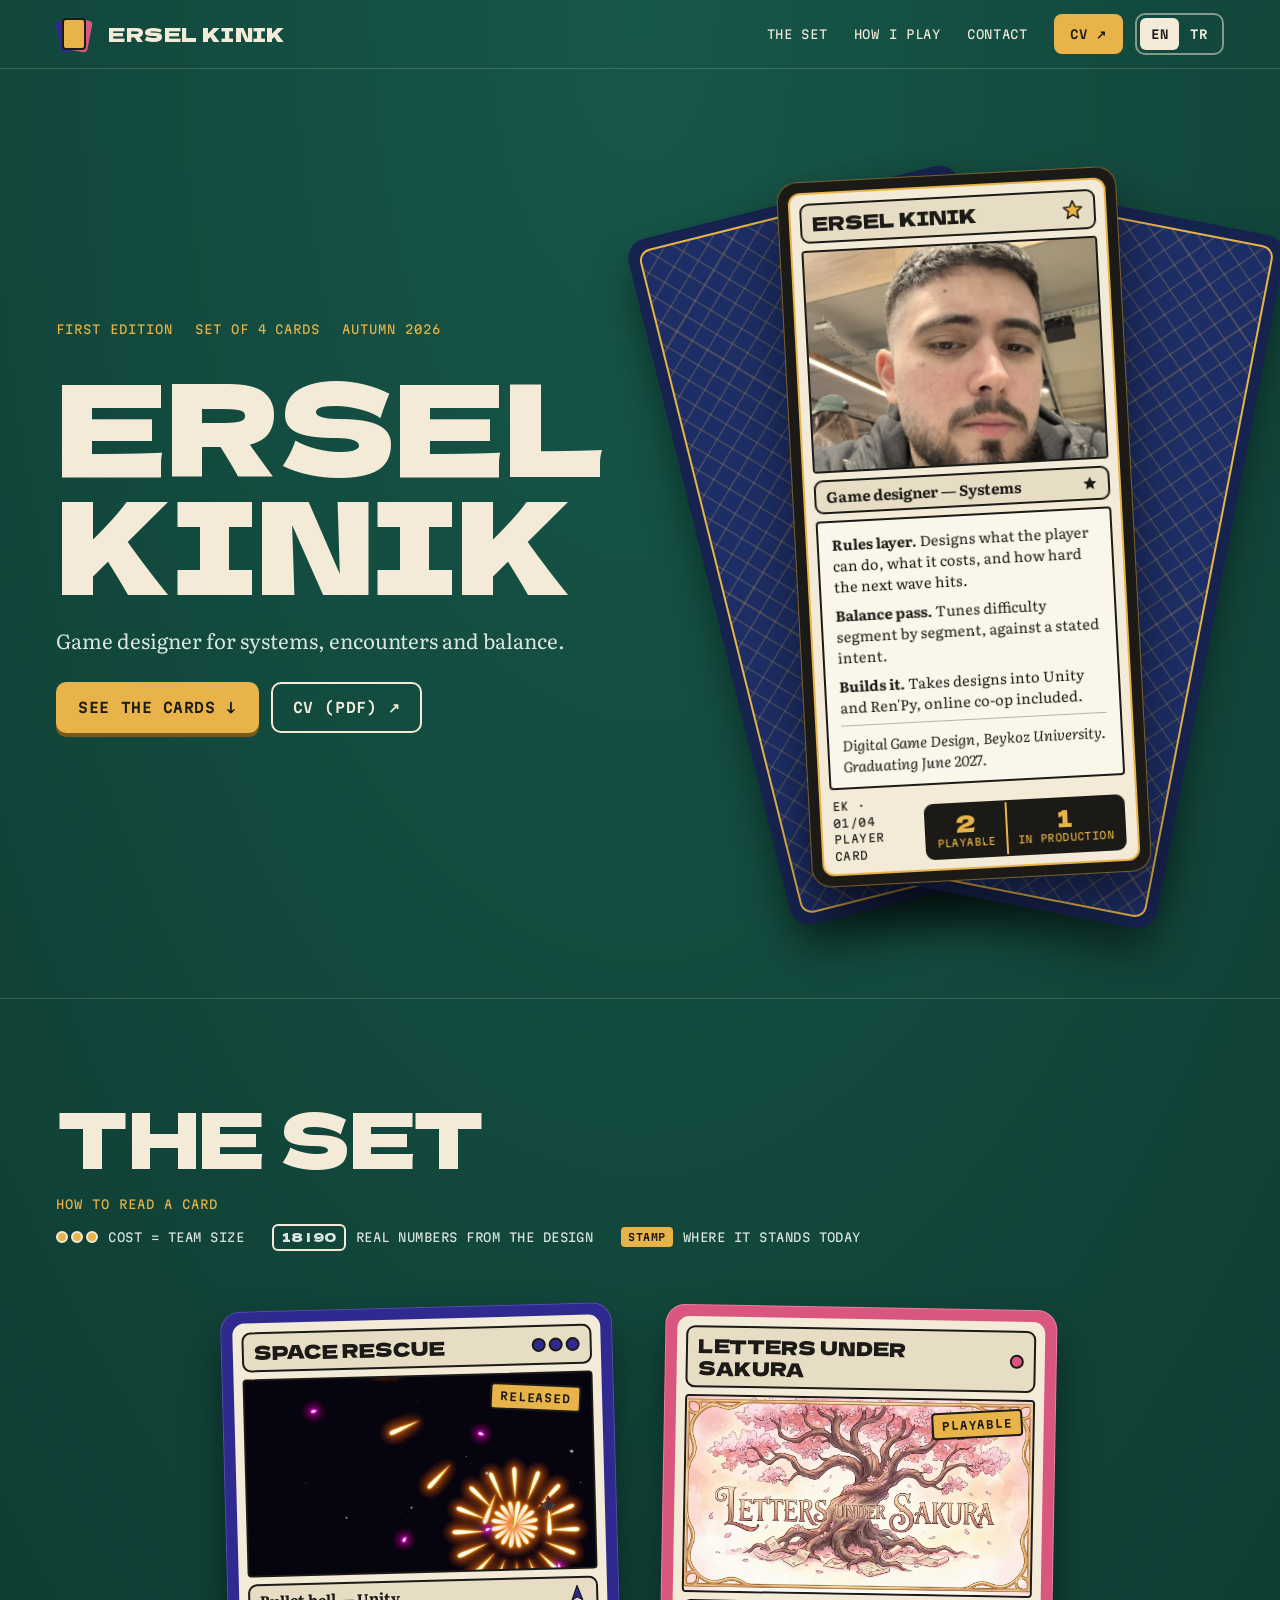
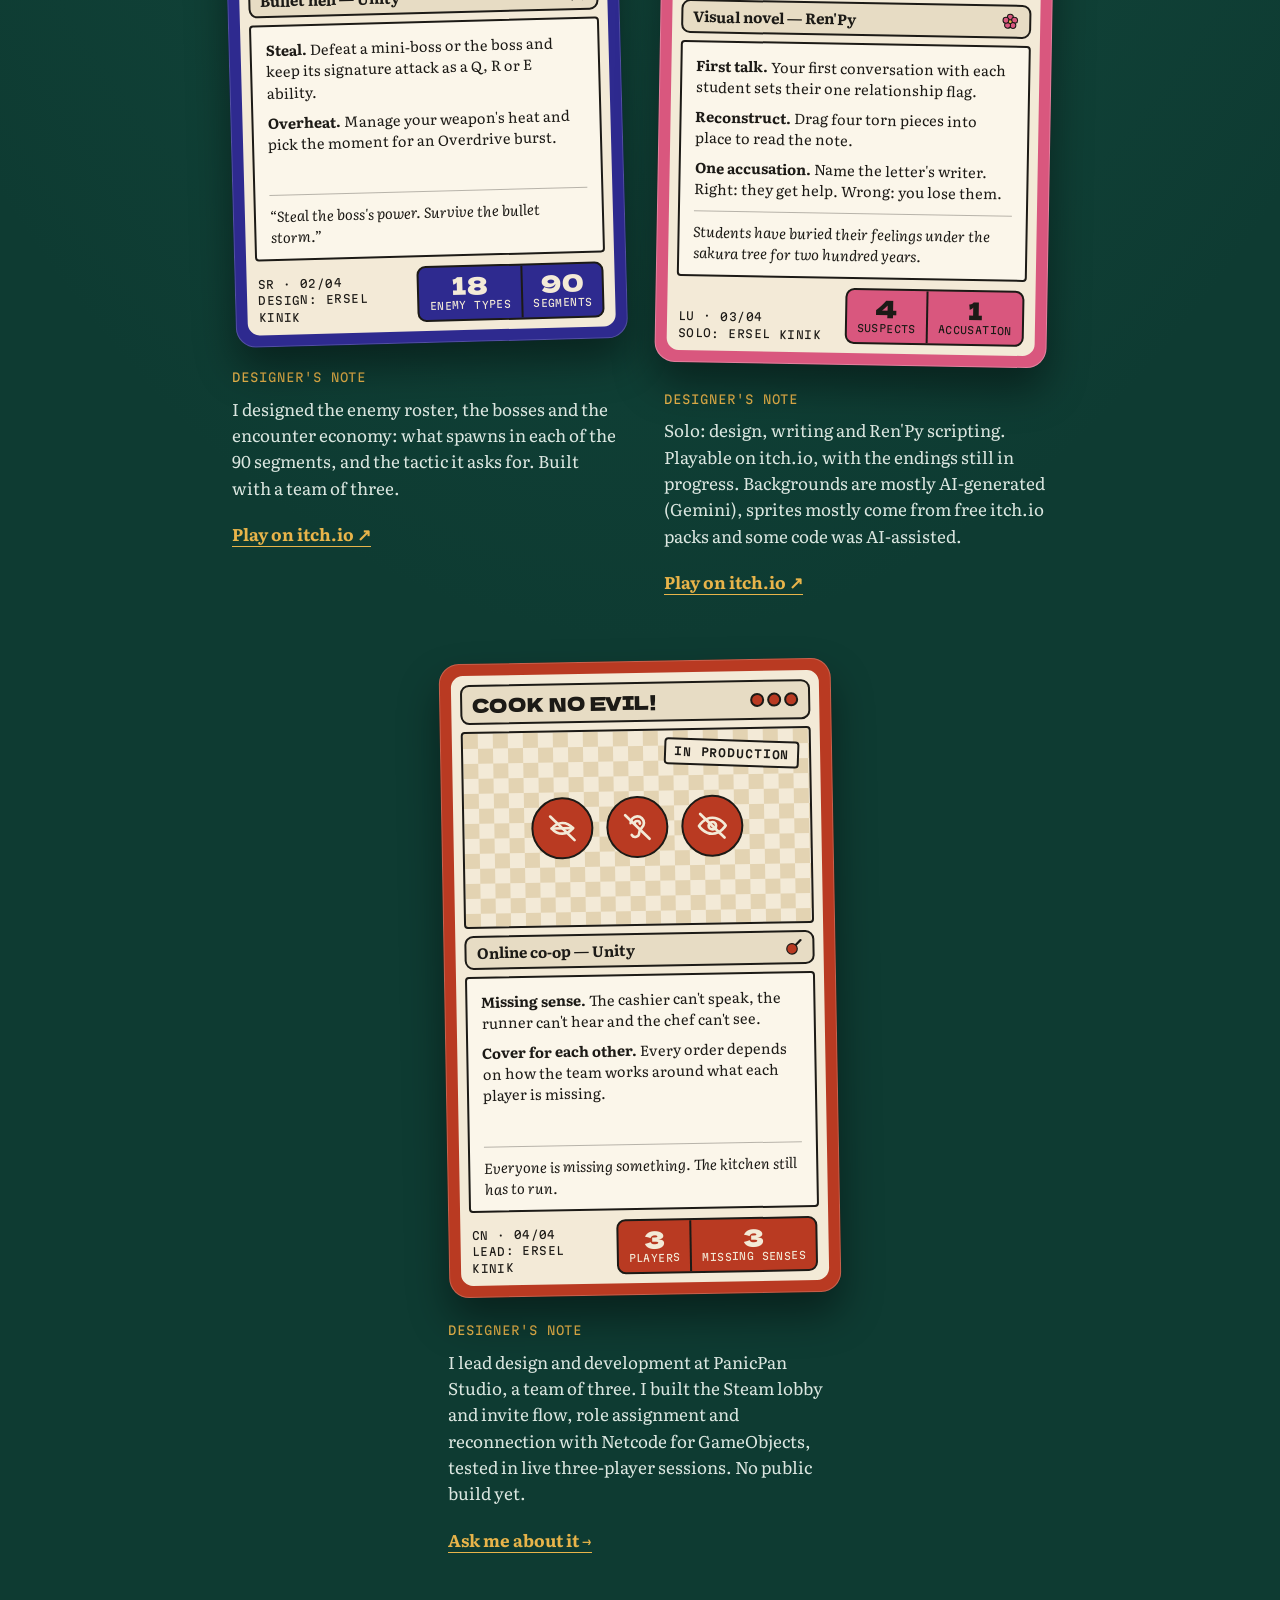
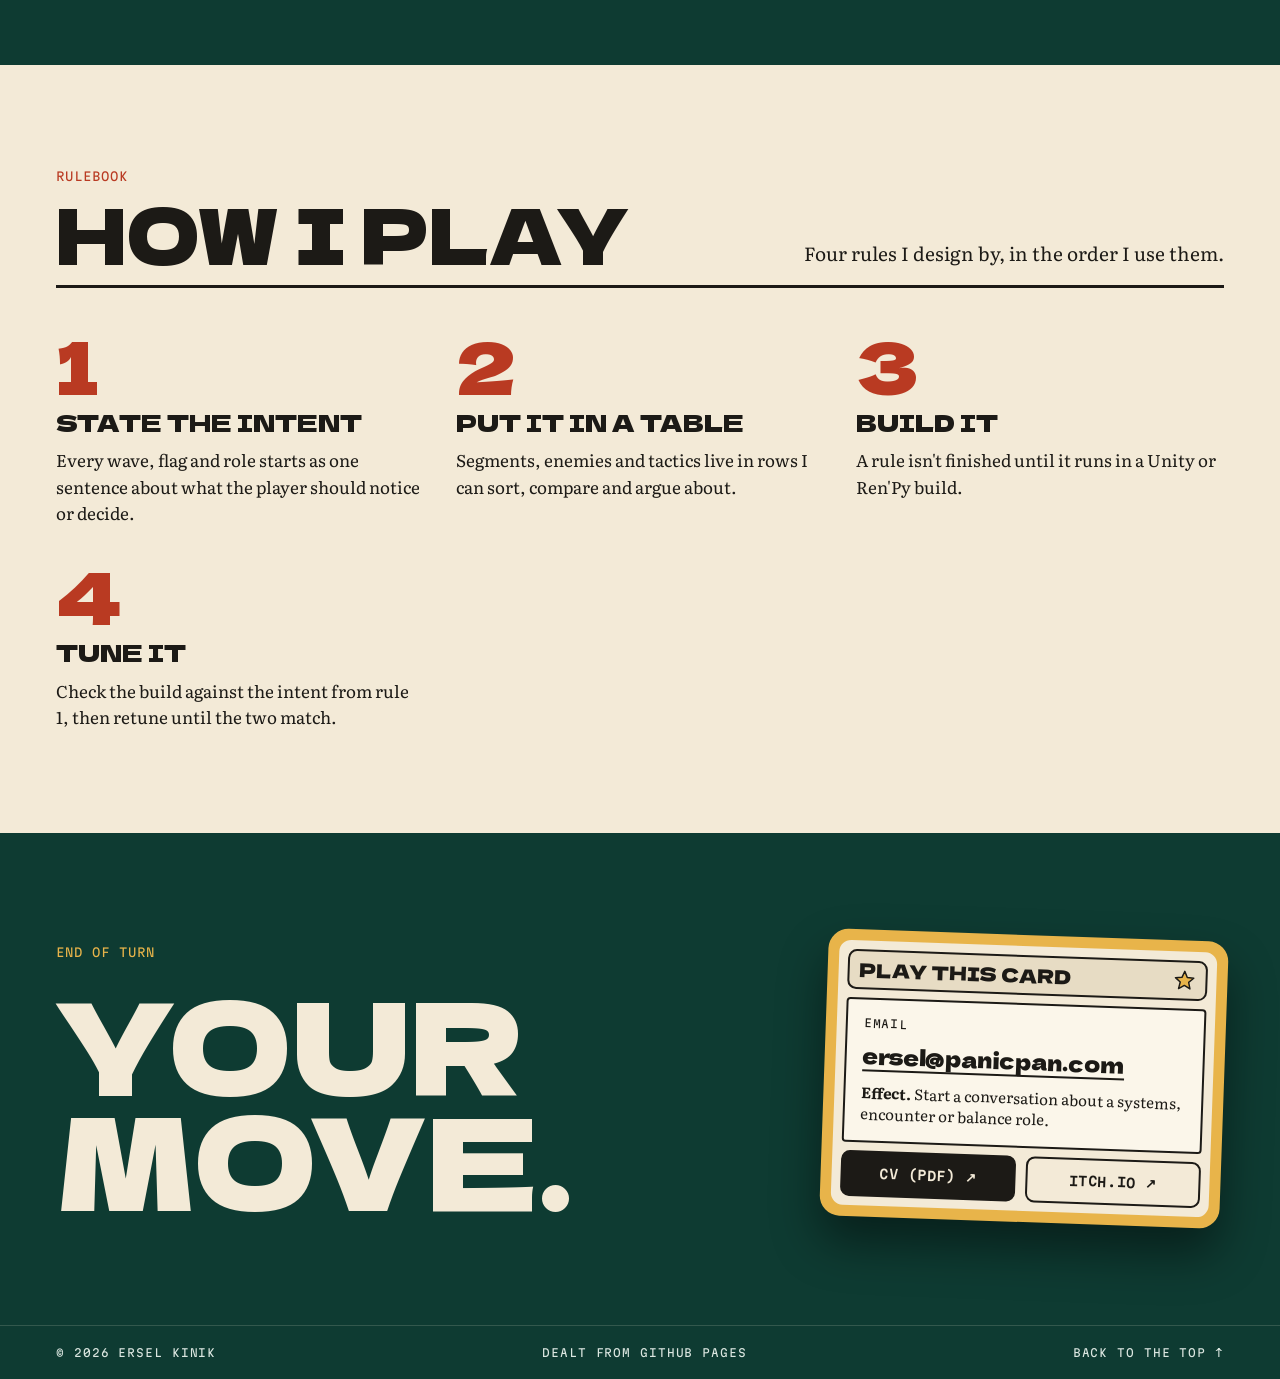
<file: index.html>
<!doctype html>
<html lang="en">
<head>
<meta charset="utf-8">
<meta name="viewport" content="width=device-width, initial-scale=1">
<title>Ersel Kınık — Game Designer</title>
<meta name="description" content="Ersel Kınık, game designer for systems, encounters and balance. Space Rescue, Letters Under Sakura and Cook No Evil!">
<meta name="theme-color" content="#0E3B32">
<link rel="canonical" href="https://jonpierlartin.github.io/">
<link rel="alternate" hreflang="en" href="https://jonpierlartin.github.io/">
<link rel="alternate" hreflang="tr" href="https://jonpierlartin.github.io/tr/">
<link rel="alternate" hreflang="x-default" href="https://jonpierlartin.github.io/">
<meta property="og:type" content="website">
<meta property="og:site_name" content="Ersel Kınık">
<meta property="og:url" content="https://jonpierlartin.github.io/">
<meta property="og:title" content="Ersel Kınık — Game Designer">
<meta property="og:description" content="Game designer for systems, encounters and balance.">
<meta property="og:image" content="https://jonpierlartin.github.io/assets/img/og-image.jpg">
<meta property="og:image:width" content="1200">
<meta property="og:image:height" content="630">
<meta property="og:locale" content="en_US">
<meta property="og:locale:alternate" content="tr_TR">
<meta name="twitter:card" content="summary_large_image">
<link rel="icon" href="favicon.svg" type="image/svg+xml">
<link rel="icon" href="favicon-32.png" sizes="32x32" type="image/png">
<link rel="apple-touch-icon" href="apple-touch-icon.png">
<link rel="preconnect" href="https://fonts.googleapis.com">
<link rel="preconnect" href="https://fonts.gstatic.com" crossorigin>
<link rel="stylesheet" href="https://fonts.googleapis.com/css2?family=Dela+Gothic+One&amp;family=Literata:ital,wght@0,400;0,600;0,700;1,400;1,500&amp;family=Martian+Mono:wght@400;500;600&amp;display=swap">
<link rel="stylesheet" href="assets/css/site.css">
<script>
  document.documentElement.classList.add('js');
  setTimeout(function () { if (!window.__siteReady) document.documentElement.classList.remove('js'); }, 2500);
</script>
<script src="assets/js/site.js" defer></script>
</head>
<body>
<a class="skip-link" href="#main">Skip to content</a>

<header class="site-header" id="top">
  <div class="wrap site-header__inner">
    <a class="brand" href="#top" aria-label="Ersel Kınık, back to top">
      <span class="brand__stack" aria-hidden="true"><span></span><span></span><span></span></span>
      <span class="brand__name">Ersel Kınık</span>
    </a>
    <nav class="site-nav" aria-label="Main">
      <a href="#set">The set</a>
      <a href="#rules">How I play</a>
      <a href="#contact">Contact</a>
    </nav>
    <div class="site-header__actions">
      <a class="btn-cv" href="assets/Ersel_Kinik_CV.pdf" target="_blank" rel="noopener">CV<span class="arrow" aria-hidden="true"> ↗</span></a>
      <div class="lang-switch" role="group" aria-label="Language">
        <a href="index.html" aria-current="page">EN</a>
        <a href="tr/index.html" lang="tr" hreflang="tr" aria-label="Türkçe">TR</a>
      </div>
    </div>
  </div>
</header>

<main id="main">

  <section class="hero" aria-labelledby="hero-title">
    <div class="wrap hero__inner">
      <div class="hero__copy">
        <p class="eyebrow eyebrow--row" data-reveal style="--i:0"><span>First edition</span><span>Set of 4 cards</span><span>Autumn 2026</span></p>
        <h1 class="hero__title" id="hero-title" data-reveal style="--i:1">Ersel<br>Kınık</h1>
        <p class="hero__lede" data-reveal style="--i:2">Game designer for systems, encounters and balance.</p>
        <div class="hero__actions" data-reveal style="--i:3">
          <a class="btn btn--gold" href="#set">See the cards ↓</a>
          <a class="btn btn--ghost" href="assets/Ersel_Kinik_CV.pdf" target="_blank" rel="noopener">CV (PDF) ↗</a>
        </div>
      </div>

      <div class="hero__fan" data-fan>
        <div class="card-back card-back--left" aria-hidden="true"><div class="card-back__face"><span class="card-back__seal">EK</span></div></div>
        <div class="card-back card-back--right" aria-hidden="true"><div class="card-back__face"><span class="card-back__seal">EK</span></div></div>
        <article class="tcg tcg--player" aria-label="Player card: Ersel Kınık">
          <div class="tcg__face">
            <div class="tcg__bar">
              <p class="tcg__name">Ersel Kınık</p>
              <svg aria-hidden="true" width="22" height="22" viewBox="0 0 24 24"><polygon points="12,2 14.9,8.6 22,9.2 16.6,13.8 18.2,21 12,17.3 5.8,21 7.4,13.8 2,9.2 9.1,8.6" fill="#E8B44A" stroke="#1C1A16" stroke-width="1.6" stroke-linejoin="round"/></svg>
            </div>
            <div class="tcg__portrait">
              <img src="assets/img/portrait.jpg" width="720" height="720" alt="Portrait of Ersel Kınık" decoding="async" fetchpriority="high">
            </div>
            <div class="tcg__type">
              <span>Game designer — Systems</span>
              <svg aria-hidden="true" width="16" height="16" viewBox="0 0 24 24"><polygon points="12,2 14.9,8.6 22,9.2 16.6,13.8 18.2,21 12,17.3 5.8,21 7.4,13.8 2,9.2 9.1,8.6" fill="#1C1A16"/></svg>
            </div>
            <div class="tcg__text">
              <p><b>Rules layer.</b> Designs what the player can do, what it costs, and how hard the next wave hits.</p>
              <p><b>Balance pass.</b> Tunes difficulty segment by segment, against a stated intent.</p>
              <p><b>Builds it.</b> Takes designs into Unity and Ren'Py, online co-op included.</p>
              <p class="tcg__flavor">Digital Game Design, Beykoz University. Graduating June 2027.</p>
            </div>
            <div class="tcg__foot">
              <span class="tcg__id">EK · 01/04<br>Player card</span>
              <span class="tcg__stats">
                <span class="tcg__stat"><b>2</b><span>Playable</span></span>
                <span class="tcg__stat"><b>1</b><span>In production</span></span>
              </span>
            </div>
          </div>
        </article>
      </div>
    </div>
  </section>

  <section class="section section--line" id="set" aria-labelledby="set-title">
    <div class="wrap set__inner">
      <div class="set__head" data-reveal>
        <h2 class="section__title" id="set-title">The set</h2>
        <div class="legend">
          <p class="eyebrow">How to read a card</p>
          <dl class="legend__list">
            <div><dt class="legend__pips"><span class="pip" aria-hidden="true"></span><span class="pip" aria-hidden="true"></span><span class="pip" aria-hidden="true"></span><span class="visually-hidden">Pips</span></dt><dd>Cost = team size</dd></div>
            <div><dt class="legend__stat">18 | 90</dt><dd>Real numbers from the design</dd></div>
            <div><dt class="legend__stamp">Stamp</dt><dd>Where it stands today</dd></div>
          </dl>
        </div>
      </div>

      <div class="set__grid">

        <article class="set-item" data-reveal="deal" style="--i:0; --deal-rot:-6deg">
          <div class="tcg tcg--game tcg--sr">
            <div class="tcg__face">
              <div class="tcg__bar">
                <h3 class="tcg__name">Space Rescue</h3>
                <span class="tcg__pips"><span class="pip" aria-hidden="true"></span><span class="pip" aria-hidden="true"></span><span class="pip" aria-hidden="true"></span><span class="visually-hidden">Team of 3</span></span>
              </div>
              <div class="tcg__art">
                <img src="assets/img/space-rescue.jpg" width="1600" height="900" alt="Space Rescue gameplay: a radial burst of orange bullets" loading="lazy" decoding="async">
                <span class="tcg__stamp">Released</span>
              </div>
              <div class="tcg__type">
                <span>Bullet hell — Unity</span>
                <svg aria-hidden="true" width="18" height="18" viewBox="0 0 24 24"><path d="M12 2l7 19-7-4-7 4z" fill="#2E2A8F" stroke="#1C1A16" stroke-width="1.6" stroke-linejoin="round"/></svg>
              </div>
              <div class="tcg__text">
                <p><b>Steal.</b> Defeat a mini-boss or the boss and keep its signature attack as a Q, R or E ability.</p>
                <p><b>Overheat.</b> Manage your weapon's heat and pick the moment for an Overdrive burst.</p>
                <p class="tcg__flavor">“Steal the boss's power. Survive the bullet storm.”</p>
              </div>
              <div class="tcg__foot">
                <span class="tcg__id">SR · 02/04<br>Design: Ersel Kınık</span>
                <span class="tcg__stats">
                  <span class="tcg__stat"><b>18</b><span>Enemy types</span></span>
                  <span class="tcg__stat"><b>90</b><span>Segments</span></span>
                </span>
              </div>
            </div>
          </div>
          <div class="note">
            <p class="eyebrow">Designer's note</p>
            <p class="note__text">I designed the enemy roster, the bosses and the encounter economy: what spawns in each of the 90 segments, and the tactic it asks for. Built with a team of three.</p>
            <p class="note__links"><a href="https://ersel-kinik.itch.io/space-rescue" target="_blank" rel="noopener">Play on itch.io ↗</a></p>
          </div>
        </article>

        <article class="set-item" data-reveal="deal" style="--i:1; --deal-rot:4deg">
          <div class="tcg tcg--game tcg--lus">
            <div class="tcg__face">
              <div class="tcg__bar">
                <h3 class="tcg__name">Letters Under Sakura</h3>
                <span class="tcg__pips"><span class="pip" aria-hidden="true"></span><span class="visually-hidden">Solo</span></span>
              </div>
              <div class="tcg__art">
                <img src="assets/img/letters-under-sakura.jpg" width="1200" height="655" alt="Letters Under Sakura cover: a blossoming cherry tree with letters scattered at its roots" loading="lazy" decoding="async">
                <span class="tcg__stamp">Playable</span>
              </div>
              <div class="tcg__type">
                <span>Visual novel — Ren'Py</span>
                <svg aria-hidden="true" width="18" height="18" viewBox="0 0 24 24"><circle cx="12" cy="6" r="4" fill="#D9577E" stroke="#1C1A16" stroke-width="1.4"/><circle cx="17.7" cy="10.1" r="4" fill="#D9577E" stroke="#1C1A16" stroke-width="1.4"/><circle cx="15.5" cy="16.9" r="4" fill="#D9577E" stroke="#1C1A16" stroke-width="1.4"/><circle cx="8.5" cy="16.9" r="4" fill="#D9577E" stroke="#1C1A16" stroke-width="1.4"/><circle cx="6.3" cy="10.1" r="4" fill="#D9577E" stroke="#1C1A16" stroke-width="1.4"/><circle cx="12" cy="12" r="2.6" fill="#E8B44A" stroke="#1C1A16" stroke-width="1.4"/></svg>
              </div>
              <div class="tcg__text">
                <p><b>First talk.</b> Your first conversation with each student sets their one relationship flag.</p>
                <p><b>Reconstruct.</b> Drag four torn pieces into place to read the note.</p>
                <p><b>One accusation.</b> Name the letter's writer. Right: they get help. Wrong: you lose them.</p>
                <p class="tcg__flavor">Students have buried their feelings under the sakura tree for two hundred years.</p>
              </div>
              <div class="tcg__foot">
                <span class="tcg__id">LU · 03/04<br>Solo: Ersel Kınık</span>
                <span class="tcg__stats">
                  <span class="tcg__stat"><b>4</b><span>Suspects</span></span>
                  <span class="tcg__stat"><b>1</b><span>Accusation</span></span>
                </span>
              </div>
            </div>
          </div>
          <div class="note">
            <p class="eyebrow">Designer's note</p>
            <p class="note__text">Solo: design, writing and Ren'Py scripting. Playable on itch.io, with the endings still in progress. Backgrounds are mostly AI-generated (Gemini), sprites mostly come from free itch.io packs and some code was AI-assisted.</p>
            <p class="note__links"><a href="https://ersel-kinik.itch.io/letters-under-sakura" target="_blank" rel="noopener">Play on itch.io ↗</a></p>
          </div>
        </article>

        <article class="set-item" data-reveal="deal" style="--i:2; --deal-rot:-4deg">
          <div class="tcg tcg--game tcg--cne">
            <div class="tcg__face">
              <div class="tcg__bar">
                <h3 class="tcg__name">Cook No Evil!</h3>
                <span class="tcg__pips"><span class="pip" aria-hidden="true"></span><span class="pip" aria-hidden="true"></span><span class="pip" aria-hidden="true"></span><span class="visually-hidden">Team of 3</span></span>
              </div>
              <div class="tcg__art tcg__art--senses">
                <span class="sense" aria-hidden="true"><svg width="32" height="32" viewBox="0 0 24 24" fill="none" stroke="#F3EAD7" stroke-width="2" stroke-linecap="round" stroke-linejoin="round"><path d="M4 12c2.4-2.8 5-4 8-4s5.6 1.2 8 4c-2.4 2.8-5 4-8 4s-5.6-1.2-8-4z"/><path d="M4 12h16"/><path d="M3 3l18 18"/></svg></span>
                <span class="sense" aria-hidden="true"><svg width="32" height="32" viewBox="0 0 24 24" fill="none" stroke="#F3EAD7" stroke-width="2" stroke-linecap="round" stroke-linejoin="round"><path d="M7 9a5 5 0 0 1 10 0c0 2.6-1.6 3.6-2.6 4.6-.9.9-1.1 1.8-1.1 2.9a3 3 0 0 1-5.6 1.4"/><path d="M10 9.5a2 2 0 0 1 4 0"/><path d="M3 3l18 18"/></svg></span>
                <span class="sense" aria-hidden="true"><svg width="32" height="32" viewBox="0 0 24 24" fill="none" stroke="#F3EAD7" stroke-width="2" stroke-linecap="round" stroke-linejoin="round"><path d="M2 12s3.6-6 10-6 10 6 10 6-3.6 6-10 6S2 12 2 12z"/><circle cx="12" cy="12" r="2.8"/><path d="M3 3l18 18"/></svg></span>
                <span class="tcg__stamp tcg__stamp--cream">In production</span>
              </div>
              <div class="tcg__type">
                <span>Online co-op — Unity</span>
                <svg aria-hidden="true" width="18" height="18" viewBox="0 0 24 24"><path d="M15 9l6.5-6.5" stroke="#1C1A16" stroke-width="3" stroke-linecap="round"/><circle cx="10" cy="14" r="7" fill="#B93A22" stroke="#1C1A16" stroke-width="1.6"/></svg>
              </div>
              <div class="tcg__text">
                <p><b>Missing sense.</b> The cashier can't speak, the runner can't hear and the chef can't see.</p>
                <p><b>Cover for each other.</b> Every order depends on how the team works around what each player is missing.</p>
                <p class="tcg__flavor">Everyone is missing something. The kitchen still has to run.</p>
              </div>
              <div class="tcg__foot">
                <span class="tcg__id">CN · 04/04<br>Lead: Ersel Kınık</span>
                <span class="tcg__stats">
                  <span class="tcg__stat"><b>3</b><span>Players</span></span>
                  <span class="tcg__stat"><b>3</b><span>Missing senses</span></span>
                </span>
              </div>
            </div>
          </div>
          <div class="note">
            <p class="eyebrow">Designer's note</p>
            <p class="note__text">I lead design and development at PanicPan Studio, a team of three. I built the Steam lobby and invite flow, role assignment and reconnection with Netcode for GameObjects, tested in live three-player sessions. No public build yet.</p>
            <p class="note__links"><a href="#contact">Ask me about it →</a></p>
          </div>
        </article>

      </div>
    </div>
  </section>

  <section class="section rules" id="rules" aria-labelledby="rules-title">
    <div class="wrap rules__inner">
      <div class="rules__head" data-reveal>
        <div class="rules__head-title">
          <p class="eyebrow eyebrow--brick">Rulebook</p>
          <h2 class="section__title" id="rules-title">How I play</h2>
        </div>
        <p class="rules__intro">Four rules I design by, in the order I use them.</p>
      </div>
      <ol class="rules__list">
        <li class="rule" data-reveal style="--i:0">
          <span class="rule__num" aria-hidden="true">1</span>
          <h3 class="rule__title">State the intent</h3>
          <p>Every wave, flag and role starts as one sentence about what the player should notice or decide.</p>
        </li>
        <li class="rule" data-reveal style="--i:1">
          <span class="rule__num" aria-hidden="true">2</span>
          <h3 class="rule__title">Put it in a table</h3>
          <p>Segments, enemies and tactics live in rows I can sort, compare and argue about.</p>
        </li>
        <li class="rule" data-reveal style="--i:2">
          <span class="rule__num" aria-hidden="true">3</span>
          <h3 class="rule__title">Build it</h3>
          <p>A rule isn't finished until it runs in a Unity or Ren'Py build.</p>
        </li>
        <li class="rule" data-reveal style="--i:3">
          <span class="rule__num" aria-hidden="true">4</span>
          <h3 class="rule__title">Tune it</h3>
          <p>Check the build against the intent from rule 1, then retune until the two match.</p>
        </li>
      </ol>
    </div>
  </section>

  <section class="section" id="contact" aria-labelledby="contact-title">
    <div class="wrap contact__inner">
      <div class="contact__copy" data-reveal>
        <p class="eyebrow">End of turn</p>
        <h2 class="contact__title" id="contact-title">Your<br>move.</h2>
      </div>
      <div class="contact__card" data-reveal="deal" style="--i:1; --deal-rot:8deg">
        <div class="tcg tcg--contact">
          <div class="tcg__face">
            <div class="tcg__bar">
              <p class="tcg__name">Play this card</p>
              <svg aria-hidden="true" width="22" height="22" viewBox="0 0 24 24"><polygon points="12,2 14.9,8.6 22,9.2 16.6,13.8 18.2,21 12,17.3 5.8,21 7.4,13.8 2,9.2 9.1,8.6" fill="#E8B44A" stroke="#1C1A16" stroke-width="1.6" stroke-linejoin="round"/></svg>
            </div>
            <div class="contact__body">
              <p class="contact__label">Email</p>
              <a class="contact__email" href="mailto:ersel@panicpan.com">ersel@panicpan.com</a>
              <p class="contact__effect"><b>Effect.</b> Start a conversation about a systems, encounter or balance role.</p>
            </div>
            <div class="contact__buttons">
              <a class="is-solid" href="assets/Ersel_Kinik_CV.pdf" target="_blank" rel="noopener">CV (PDF) ↗</a>
              <a class="is-outline" href="https://ersel-kinik.itch.io/" target="_blank" rel="noopener">itch.io ↗</a>
            </div>
          </div>
        </div>
      </div>
    </div>
  </section>

</main>

<footer class="site-footer">
  <div class="wrap site-footer__inner">
    <span>© 2026 Ersel Kınık</span>
    <span>Dealt from GitHub Pages</span>
    <a href="#top">Back to the top ↑</a>
  </div>
</footer>
</body>
</html>
</file>
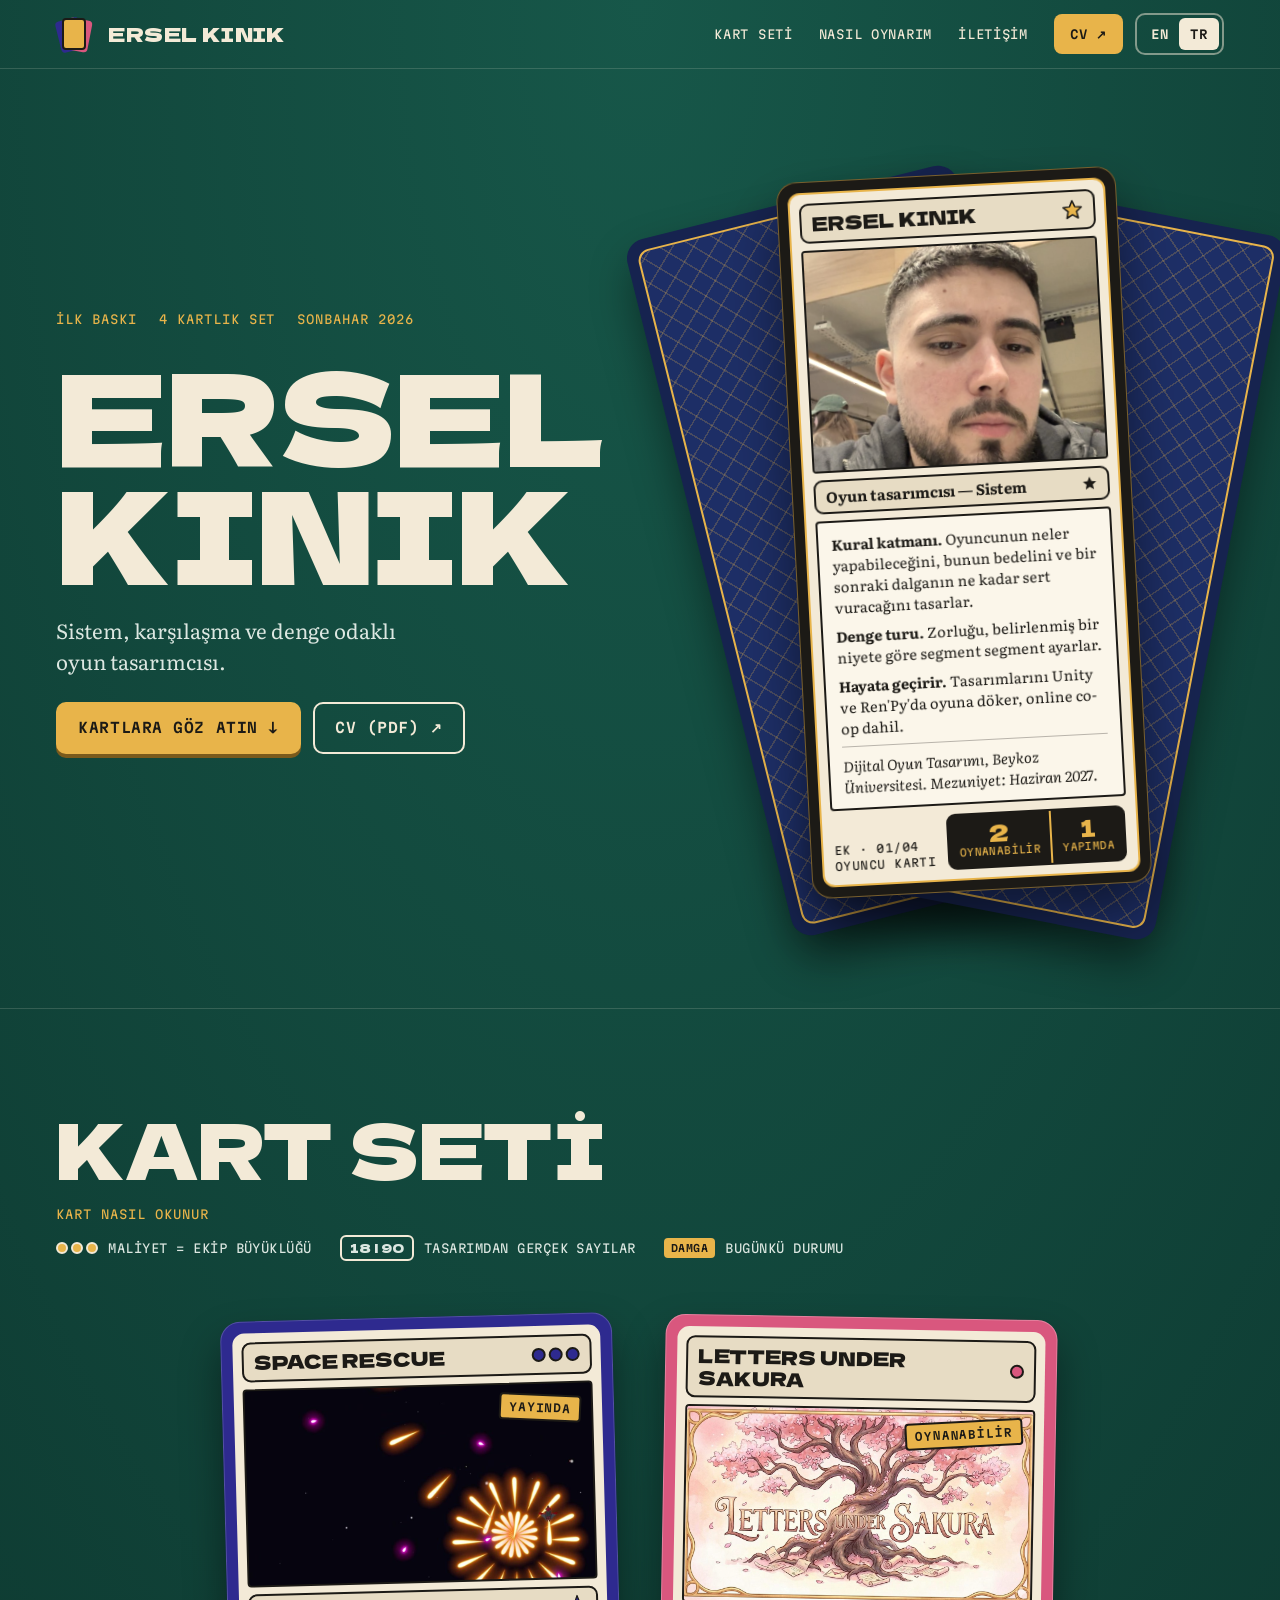
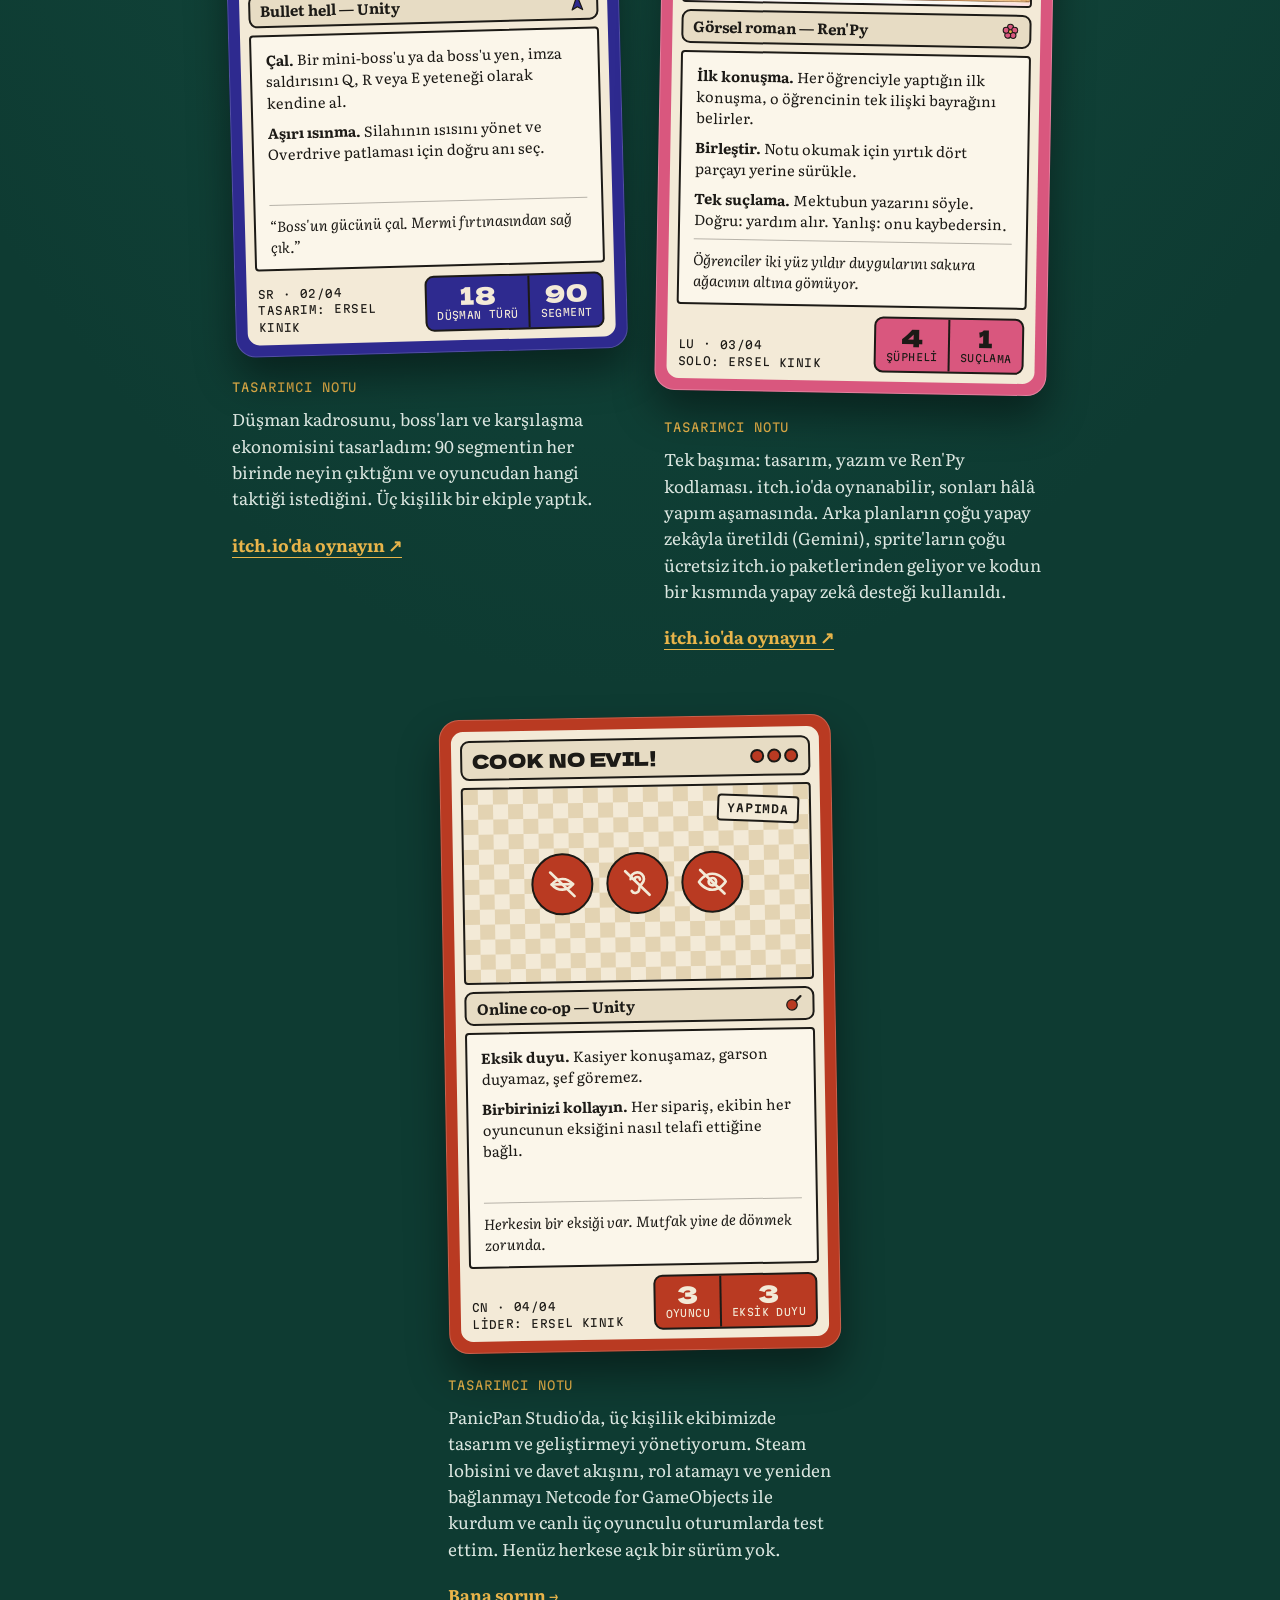
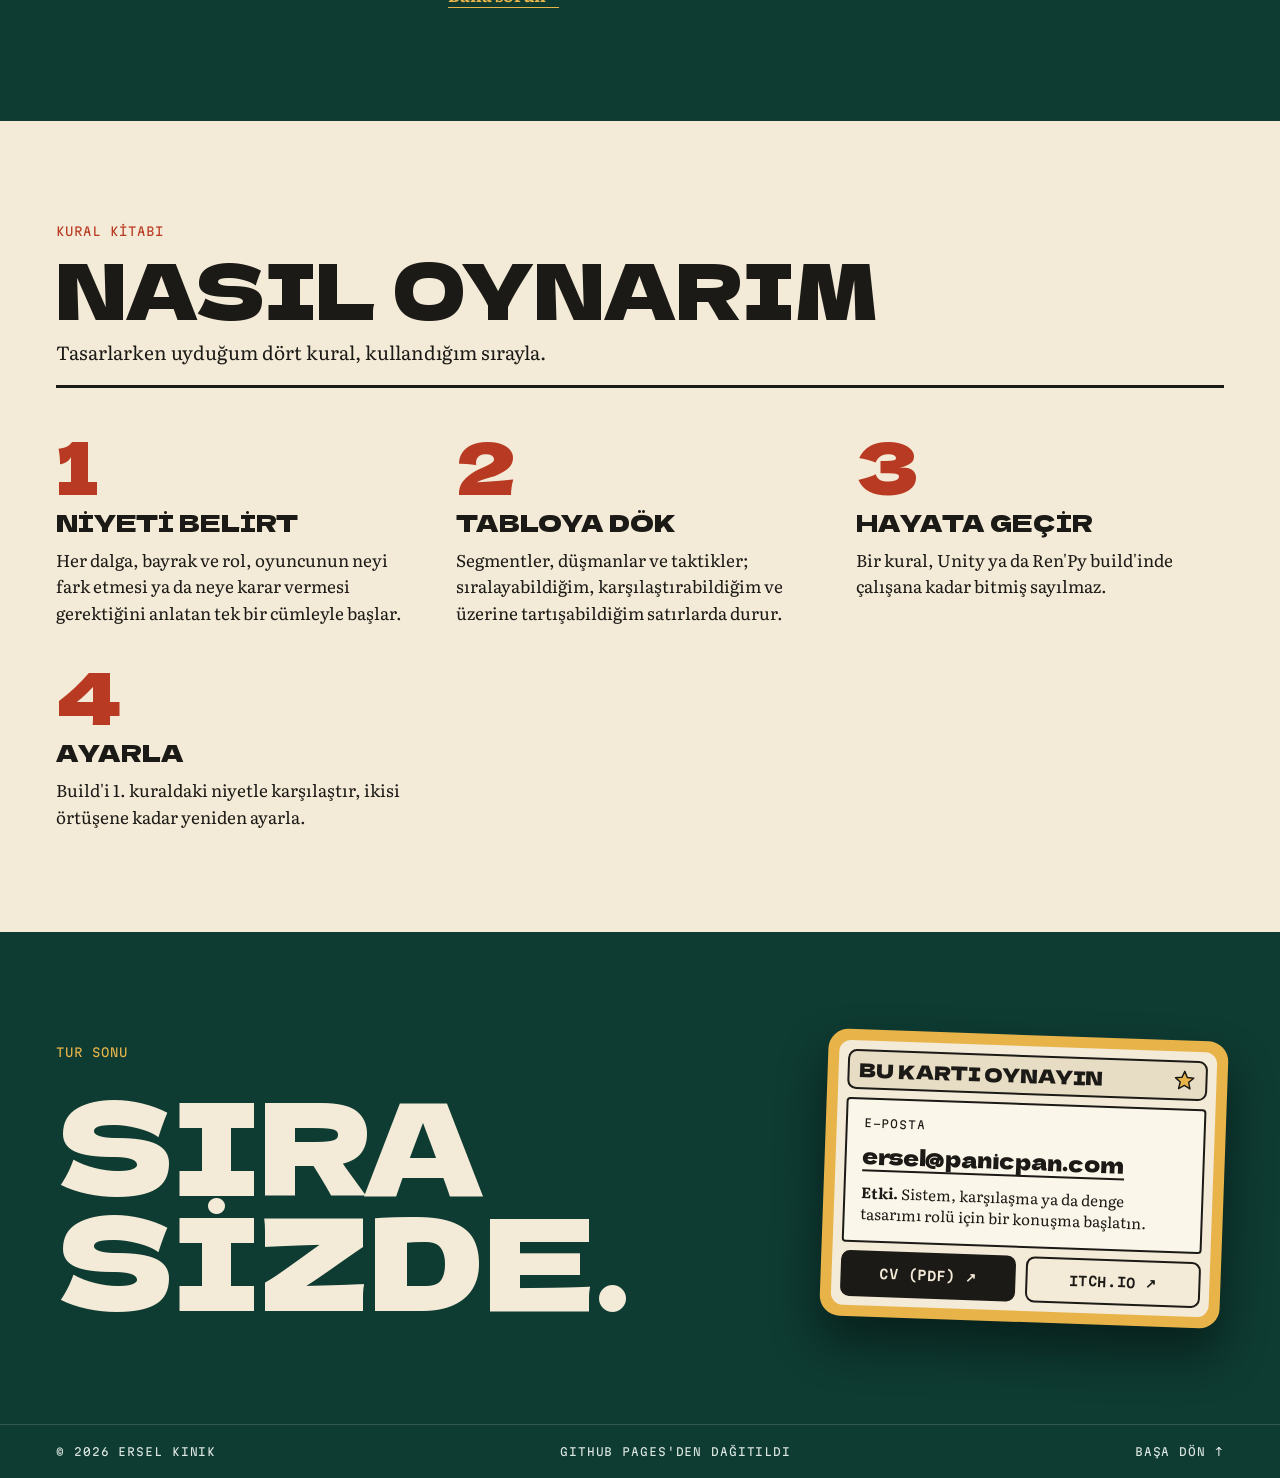
<file: tr/index.html>
<!doctype html>
<html lang="tr">
<head>
<meta charset="utf-8">
<meta name="viewport" content="width=device-width, initial-scale=1">
<title>Ersel Kınık — Oyun Tasarımcısı</title>
<meta name="description" content="Ersel Kınık, sistem, karşılaşma ve denge odaklı oyun tasarımcısı. Space Rescue, Letters Under Sakura ve Cook No Evil!">
<meta name="theme-color" content="#0E3B32">
<link rel="canonical" href="https://jonpierlartin.github.io/tr/">
<link rel="alternate" hreflang="en" href="https://jonpierlartin.github.io/">
<link rel="alternate" hreflang="tr" href="https://jonpierlartin.github.io/tr/">
<link rel="alternate" hreflang="x-default" href="https://jonpierlartin.github.io/">
<meta property="og:type" content="website">
<meta property="og:site_name" content="Ersel Kınık">
<meta property="og:url" content="https://jonpierlartin.github.io/tr/">
<meta property="og:title" content="Ersel Kınık — Oyun Tasarımcısı">
<meta property="og:description" content="Sistem, karşılaşma ve denge odaklı oyun tasarımcısı.">
<meta property="og:image" content="https://jonpierlartin.github.io/assets/img/og-image.jpg">
<meta property="og:image:width" content="1200">
<meta property="og:image:height" content="630">
<meta property="og:locale" content="tr_TR">
<meta property="og:locale:alternate" content="en_US">
<meta name="twitter:card" content="summary_large_image">
<link rel="icon" href="../favicon.svg" type="image/svg+xml">
<link rel="icon" href="../favicon-32.png" sizes="32x32" type="image/png">
<link rel="apple-touch-icon" href="../apple-touch-icon.png">
<link rel="preconnect" href="https://fonts.googleapis.com">
<link rel="preconnect" href="https://fonts.gstatic.com" crossorigin>
<link rel="stylesheet" href="https://fonts.googleapis.com/css2?family=Dela+Gothic+One&amp;family=Literata:ital,wght@0,400;0,600;0,700;1,400;1,500&amp;family=Martian+Mono:wght@400;500;600&amp;display=swap">
<link rel="stylesheet" href="../assets/css/site.css">
<script>
  document.documentElement.classList.add('js');
  setTimeout(function () { if (!window.__siteReady) document.documentElement.classList.remove('js'); }, 2500);
</script>
<script src="../assets/js/site.js" defer></script>
</head>
<body>
<a class="skip-link" href="#main">İçeriğe geç</a>

<header class="site-header" id="top">
  <div class="wrap site-header__inner">
    <a class="brand" href="#top" aria-label="Ersel Kınık, başa dön">
      <span class="brand__stack" aria-hidden="true"><span></span><span></span><span></span></span>
      <span class="brand__name">Ersel Kınık</span>
    </a>
    <nav class="site-nav" aria-label="Ana menü">
      <a href="#set">Kart seti</a>
      <a href="#rules">Nasıl oynarım</a>
      <a href="#contact">İletişim</a>
    </nav>
    <div class="site-header__actions">
      <a class="btn-cv" href="../assets/Ersel_Kinik_CV.pdf" target="_blank" rel="noopener">CV<span class="arrow" aria-hidden="true"> ↗</span></a>
      <div class="lang-switch" role="group" aria-label="Dil">
        <a href="../index.html" lang="en" hreflang="en" aria-label="English">EN</a>
        <a href="index.html" aria-current="page">TR</a>
      </div>
    </div>
  </div>
</header>

<main id="main">

  <section class="hero" aria-labelledby="hero-title">
    <div class="wrap hero__inner">
      <div class="hero__copy">
        <p class="eyebrow eyebrow--row" data-reveal style="--i:0"><span>İlk baskı</span><span>4 kartlık set</span><span>Sonbahar 2026</span></p>
        <h1 class="hero__title" id="hero-title" data-reveal style="--i:1">Ersel<br>Kınık</h1>
        <p class="hero__lede" data-reveal style="--i:2">Sistem, karşılaşma ve denge odaklı oyun tasarımcısı.</p>
        <div class="hero__actions" data-reveal style="--i:3">
          <a class="btn btn--gold" href="#set">Kartlara göz atın ↓</a>
          <a class="btn btn--ghost" href="../assets/Ersel_Kinik_CV.pdf" target="_blank" rel="noopener">CV (PDF) ↗</a>
        </div>
      </div>

      <div class="hero__fan" data-fan>
        <div class="card-back card-back--left" aria-hidden="true"><div class="card-back__face"><span class="card-back__seal">EK</span></div></div>
        <div class="card-back card-back--right" aria-hidden="true"><div class="card-back__face"><span class="card-back__seal">EK</span></div></div>
        <article class="tcg tcg--player" aria-label="Oyuncu kartı: Ersel Kınık">
          <div class="tcg__face">
            <div class="tcg__bar">
              <p class="tcg__name">Ersel Kınık</p>
              <svg aria-hidden="true" width="22" height="22" viewBox="0 0 24 24"><polygon points="12,2 14.9,8.6 22,9.2 16.6,13.8 18.2,21 12,17.3 5.8,21 7.4,13.8 2,9.2 9.1,8.6" fill="#E8B44A" stroke="#1C1A16" stroke-width="1.6" stroke-linejoin="round"/></svg>
            </div>
            <div class="tcg__portrait">
              <img src="../assets/img/portrait.jpg" width="720" height="720" alt="Ersel Kınık'ın portresi" decoding="async" fetchpriority="high">
            </div>
            <div class="tcg__type">
              <span>Oyun tasarımcısı — Sistem</span>
              <svg aria-hidden="true" width="16" height="16" viewBox="0 0 24 24"><polygon points="12,2 14.9,8.6 22,9.2 16.6,13.8 18.2,21 12,17.3 5.8,21 7.4,13.8 2,9.2 9.1,8.6" fill="#1C1A16"/></svg>
            </div>
            <div class="tcg__text">
              <p><b>Kural katmanı.</b> Oyuncunun neler yapabileceğini, bunun bedelini ve bir sonraki dalganın ne kadar sert vuracağını tasarlar.</p>
              <p><b>Denge turu.</b> Zorluğu, belirlenmiş bir niyete göre segment segment ayarlar.</p>
              <p><b>Hayata geçirir.</b> Tasarımlarını Unity ve Ren'Py'da oyuna döker, online co-op dahil.</p>
              <p class="tcg__flavor">Dijital Oyun Tasarımı, Beykoz Üniversitesi. Mezuniyet: Haziran 2027.</p>
            </div>
            <div class="tcg__foot">
              <span class="tcg__id">EK · 01/04<br>Oyuncu kartı</span>
              <span class="tcg__stats">
                <span class="tcg__stat"><b>2</b><span>Oynanabilir</span></span>
                <span class="tcg__stat"><b>1</b><span>Yapımda</span></span>
              </span>
            </div>
          </div>
        </article>
      </div>
    </div>
  </section>

  <section class="section section--line" id="set" aria-labelledby="set-title">
    <div class="wrap set__inner">
      <div class="set__head" data-reveal>
        <h2 class="section__title" id="set-title">Kart seti</h2>
        <div class="legend">
          <p class="eyebrow">Kart nasıl okunur</p>
          <dl class="legend__list">
            <div><dt class="legend__pips"><span class="pip" aria-hidden="true"></span><span class="pip" aria-hidden="true"></span><span class="pip" aria-hidden="true"></span><span class="visually-hidden">Noktalar</span></dt><dd>Maliyet = ekip büyüklüğü</dd></div>
            <div><dt class="legend__stat">18 | 90</dt><dd>Tasarımdan gerçek sayılar</dd></div>
            <div><dt class="legend__stamp">Damga</dt><dd>Bugünkü durumu</dd></div>
          </dl>
        </div>
      </div>

      <div class="set__grid">

        <article class="set-item" data-reveal="deal" style="--i:0; --deal-rot:-6deg">
          <div class="tcg tcg--game tcg--sr">
            <div class="tcg__face">
              <div class="tcg__bar">
                <h3 class="tcg__name">Space Rescue</h3>
                <span class="tcg__pips"><span class="pip" aria-hidden="true"></span><span class="pip" aria-hidden="true"></span><span class="pip" aria-hidden="true"></span><span class="visually-hidden">3 kişilik ekip</span></span>
              </div>
              <div class="tcg__art">
                <img src="../assets/img/space-rescue.jpg" width="1600" height="900" alt="Space Rescue oynanışı: daire şeklinde saçılan turuncu mermiler" loading="lazy" decoding="async">
                <span class="tcg__stamp">Yayında</span>
              </div>
              <div class="tcg__type">
                <span>Bullet hell — Unity</span>
                <svg aria-hidden="true" width="18" height="18" viewBox="0 0 24 24"><path d="M12 2l7 19-7-4-7 4z" fill="#2E2A8F" stroke="#1C1A16" stroke-width="1.6" stroke-linejoin="round"/></svg>
              </div>
              <div class="tcg__text">
                <p><b>Çal.</b> Bir mini-boss'u ya da boss'u yen, imza saldırısını Q, R veya E yeteneği olarak kendine al.</p>
                <p><b>Aşırı ısınma.</b> Silahının ısısını yönet ve Overdrive patlaması için doğru anı seç.</p>
                <p class="tcg__flavor">“Boss'un gücünü çal. Mermi fırtınasından sağ çık.”</p>
              </div>
              <div class="tcg__foot">
                <span class="tcg__id">SR · 02/04<br>Tasarım: Ersel Kınık</span>
                <span class="tcg__stats">
                  <span class="tcg__stat"><b>18</b><span>Düşman türü</span></span>
                  <span class="tcg__stat"><b>90</b><span>Segment</span></span>
                </span>
              </div>
            </div>
          </div>
          <div class="note">
            <p class="eyebrow">Tasarımcı notu</p>
            <p class="note__text">Düşman kadrosunu, boss'ları ve karşılaşma ekonomisini tasarladım: 90 segmentin her birinde neyin çıktığını ve oyuncudan hangi taktiği istediğini. Üç kişilik bir ekiple yaptık.</p>
            <p class="note__links"><a href="https://ersel-kinik.itch.io/space-rescue" target="_blank" rel="noopener">itch.io'da oynayın ↗</a></p>
          </div>
        </article>

        <article class="set-item" data-reveal="deal" style="--i:1; --deal-rot:4deg">
          <div class="tcg tcg--game tcg--lus">
            <div class="tcg__face">
              <div class="tcg__bar">
                <h3 class="tcg__name">Letters Under Sakura</h3>
                <span class="tcg__pips"><span class="pip" aria-hidden="true"></span><span class="visually-hidden">Tek kişi</span></span>
              </div>
              <div class="tcg__art">
                <img src="../assets/img/letters-under-sakura.jpg" width="1200" height="655" alt="Letters Under Sakura kapağı: dibine mektuplar saçılmış, çiçek açmış bir kiraz ağacı" loading="lazy" decoding="async">
                <span class="tcg__stamp">Oynanabilir</span>
              </div>
              <div class="tcg__type">
                <span>Görsel roman — Ren'Py</span>
                <svg aria-hidden="true" width="18" height="18" viewBox="0 0 24 24"><circle cx="12" cy="6" r="4" fill="#D9577E" stroke="#1C1A16" stroke-width="1.4"/><circle cx="17.7" cy="10.1" r="4" fill="#D9577E" stroke="#1C1A16" stroke-width="1.4"/><circle cx="15.5" cy="16.9" r="4" fill="#D9577E" stroke="#1C1A16" stroke-width="1.4"/><circle cx="8.5" cy="16.9" r="4" fill="#D9577E" stroke="#1C1A16" stroke-width="1.4"/><circle cx="6.3" cy="10.1" r="4" fill="#D9577E" stroke="#1C1A16" stroke-width="1.4"/><circle cx="12" cy="12" r="2.6" fill="#E8B44A" stroke="#1C1A16" stroke-width="1.4"/></svg>
              </div>
              <div class="tcg__text">
                <p><b>İlk konuşma.</b> Her öğrenciyle yaptığın ilk konuşma, o öğrencinin tek ilişki bayrağını belirler.</p>
                <p><b>Birleştir.</b> Notu okumak için yırtık dört parçayı yerine sürükle.</p>
                <p><b>Tek suçlama.</b> Mektubun yazarını söyle. Doğru: yardım alır. Yanlış: onu kaybedersin.</p>
                <p class="tcg__flavor">Öğrenciler iki yüz yıldır duygularını sakura ağacının altına gömüyor.</p>
              </div>
              <div class="tcg__foot">
                <span class="tcg__id">LU · 03/04<br>Solo: Ersel Kınık</span>
                <span class="tcg__stats">
                  <span class="tcg__stat"><b>4</b><span>Şüpheli</span></span>
                  <span class="tcg__stat"><b>1</b><span>Suçlama</span></span>
                </span>
              </div>
            </div>
          </div>
          <div class="note">
            <p class="eyebrow">Tasarımcı notu</p>
            <p class="note__text">Tek başıma: tasarım, yazım ve Ren'Py kodlaması. itch.io'da oynanabilir, sonları hâlâ yapım aşamasında. Arka planların çoğu yapay zekâyla üretildi (Gemini), sprite'ların çoğu ücretsiz itch.io paketlerinden geliyor ve kodun bir kısmında yapay zekâ desteği kullanıldı.</p>
            <p class="note__links"><a href="https://ersel-kinik.itch.io/letters-under-sakura" target="_blank" rel="noopener">itch.io'da oynayın ↗</a></p>
          </div>
        </article>

        <article class="set-item" data-reveal="deal" style="--i:2; --deal-rot:-4deg">
          <div class="tcg tcg--game tcg--cne">
            <div class="tcg__face">
              <div class="tcg__bar">
                <h3 class="tcg__name" lang="en">Cook No Evil!</h3>
                <span class="tcg__pips"><span class="pip" aria-hidden="true"></span><span class="pip" aria-hidden="true"></span><span class="pip" aria-hidden="true"></span><span class="visually-hidden">3 kişilik ekip</span></span>
              </div>
              <div class="tcg__art tcg__art--senses">
                <span class="sense" aria-hidden="true"><svg width="32" height="32" viewBox="0 0 24 24" fill="none" stroke="#F3EAD7" stroke-width="2" stroke-linecap="round" stroke-linejoin="round"><path d="M4 12c2.4-2.8 5-4 8-4s5.6 1.2 8 4c-2.4 2.8-5 4-8 4s-5.6-1.2-8-4z"/><path d="M4 12h16"/><path d="M3 3l18 18"/></svg></span>
                <span class="sense" aria-hidden="true"><svg width="32" height="32" viewBox="0 0 24 24" fill="none" stroke="#F3EAD7" stroke-width="2" stroke-linecap="round" stroke-linejoin="round"><path d="M7 9a5 5 0 0 1 10 0c0 2.6-1.6 3.6-2.6 4.6-.9.9-1.1 1.8-1.1 2.9a3 3 0 0 1-5.6 1.4"/><path d="M10 9.5a2 2 0 0 1 4 0"/><path d="M3 3l18 18"/></svg></span>
                <span class="sense" aria-hidden="true"><svg width="32" height="32" viewBox="0 0 24 24" fill="none" stroke="#F3EAD7" stroke-width="2" stroke-linecap="round" stroke-linejoin="round"><path d="M2 12s3.6-6 10-6 10 6 10 6-3.6 6-10 6S2 12 2 12z"/><circle cx="12" cy="12" r="2.8"/><path d="M3 3l18 18"/></svg></span>
                <span class="tcg__stamp tcg__stamp--cream">Yapımda</span>
              </div>
              <div class="tcg__type">
                <span>Online co-op — Unity</span>
                <svg aria-hidden="true" width="18" height="18" viewBox="0 0 24 24"><path d="M15 9l6.5-6.5" stroke="#1C1A16" stroke-width="3" stroke-linecap="round"/><circle cx="10" cy="14" r="7" fill="#B93A22" stroke="#1C1A16" stroke-width="1.6"/></svg>
              </div>
              <div class="tcg__text">
                <p><b>Eksik duyu.</b> Kasiyer konuşamaz, garson duyamaz, şef göremez.</p>
                <p><b>Birbirinizi kollayın.</b> Her sipariş, ekibin her oyuncunun eksiğini nasıl telafi ettiğine bağlı.</p>
                <p class="tcg__flavor">Herkesin bir eksiği var. Mutfak yine de dönmek zorunda.</p>
              </div>
              <div class="tcg__foot">
                <span class="tcg__id">CN · 04/04<br>Lider: Ersel Kınık</span>
                <span class="tcg__stats">
                  <span class="tcg__stat"><b>3</b><span>Oyuncu</span></span>
                  <span class="tcg__stat"><b>3</b><span>Eksik duyu</span></span>
                </span>
              </div>
            </div>
          </div>
          <div class="note">
            <p class="eyebrow">Tasarımcı notu</p>
            <p class="note__text">PanicPan Studio'da, üç kişilik ekibimizde tasarım ve geliştirmeyi yönetiyorum. Steam lobisini ve davet akışını, rol atamayı ve yeniden bağlanmayı Netcode for GameObjects ile kurdum ve canlı üç oyunculu oturumlarda test ettim. Henüz herkese açık bir sürüm yok.</p>
            <p class="note__links"><a href="#contact">Bana sorun →</a></p>
          </div>
        </article>

      </div>
    </div>
  </section>

  <section class="section rules" id="rules" aria-labelledby="rules-title">
    <div class="wrap rules__inner">
      <div class="rules__head" data-reveal>
        <div class="rules__head-title">
          <p class="eyebrow eyebrow--brick">Kural kitabı</p>
          <h2 class="section__title" id="rules-title">Nasıl oynarım</h2>
        </div>
        <p class="rules__intro">Tasarlarken uyduğum dört kural, kullandığım sırayla.</p>
      </div>
      <ol class="rules__list">
        <li class="rule" data-reveal style="--i:0">
          <span class="rule__num" aria-hidden="true">1</span>
          <h3 class="rule__title">Niyeti belirt</h3>
          <p>Her dalga, bayrak ve rol, oyuncunun neyi fark etmesi ya da neye karar vermesi gerektiğini anlatan tek bir cümleyle başlar.</p>
        </li>
        <li class="rule" data-reveal style="--i:1">
          <span class="rule__num" aria-hidden="true">2</span>
          <h3 class="rule__title">Tabloya dök</h3>
          <p>Segmentler, düşmanlar ve taktikler; sıralayabildiğim, karşılaştırabildiğim ve üzerine tartışabildiğim satırlarda durur.</p>
        </li>
        <li class="rule" data-reveal style="--i:2">
          <span class="rule__num" aria-hidden="true">3</span>
          <h3 class="rule__title">Hayata geçir</h3>
          <p>Bir kural, Unity ya da Ren'Py build'inde çalışana kadar bitmiş sayılmaz.</p>
        </li>
        <li class="rule" data-reveal style="--i:3">
          <span class="rule__num" aria-hidden="true">4</span>
          <h3 class="rule__title">Ayarla</h3>
          <p>Build'i 1. kuraldaki niyetle karşılaştır, ikisi örtüşene kadar yeniden ayarla.</p>
        </li>
      </ol>
    </div>
  </section>

  <section class="section" id="contact" aria-labelledby="contact-title">
    <div class="wrap contact__inner">
      <div class="contact__copy" data-reveal>
        <p class="eyebrow">Tur sonu</p>
        <h2 class="contact__title" id="contact-title">Sıra<br>sizde.</h2>
      </div>
      <div class="contact__card" data-reveal="deal" style="--i:1; --deal-rot:8deg">
        <div class="tcg tcg--contact">
          <div class="tcg__face">
            <div class="tcg__bar">
              <p class="tcg__name">Bu kartı oynayın</p>
              <svg aria-hidden="true" width="22" height="22" viewBox="0 0 24 24"><polygon points="12,2 14.9,8.6 22,9.2 16.6,13.8 18.2,21 12,17.3 5.8,21 7.4,13.8 2,9.2 9.1,8.6" fill="#E8B44A" stroke="#1C1A16" stroke-width="1.6" stroke-linejoin="round"/></svg>
            </div>
            <div class="contact__body">
              <p class="contact__label">E-posta</p>
              <a class="contact__email" href="mailto:ersel@panicpan.com">ersel@panicpan.com</a>
              <p class="contact__effect"><b>Etki.</b> Sistem, karşılaşma ya da denge tasarımı rolü için bir konuşma başlatın.</p>
            </div>
            <div class="contact__buttons">
              <a class="is-solid" href="../assets/Ersel_Kinik_CV.pdf" target="_blank" rel="noopener">CV (PDF) ↗</a>
              <a class="is-outline" href="https://ersel-kinik.itch.io/" target="_blank" rel="noopener" lang="en">itch.io ↗</a>
            </div>
          </div>
        </div>
      </div>
    </div>
  </section>

</main>

<footer class="site-footer">
  <div class="wrap site-footer__inner">
    <span>© 2026 Ersel Kınık</span>
    <span><span lang="en">GitHub Pages</span>'den dağıtıldı</span>
    <a href="#top">Başa dön ↑</a>
  </div>
</footer>
</body>
</html>
</file>
<file: assets/css/site.css>
/* Ersel Kınık — The Card Set
   One stylesheet for both languages (index.html, tr/index.html). */

:root {
  --felt: #0E3B32;
  --felt-glow: rgba(30, 110, 92, 0.55);
  --cream: #F3EAD7;
  --cream-2: #E7DCC4;
  --paper: #FBF6EA;
  --ink: #1C1A16;
  --gold: #E8B44A;
  --gold-shadow: #7A5A1C;
  --mist: #DCE7E1;
  --line: rgba(243, 234, 215, 0.16);
  --brick: #B93A22;
  --indigo: #2E2A8F;
  --sakura: #D9577E;
  --back: #16234F;
  --back-2: #1D2E66;

  --display: 'Dela Gothic One', 'Arial Black', sans-serif;
  --serif: 'Literata', Georgia, 'Times New Roman', serif;
  --mono: 'Martian Mono', ui-monospace, Menlo, Consolas, monospace;

  --pad-x: clamp(20px, 4.4vw, 64px);
  --ease: cubic-bezier(0.2, 0.7, 0.2, 1);
}

*, *::before, *::after { box-sizing: border-box; }

html {
  background: var(--felt);
  -webkit-text-size-adjust: 100%;
  text-size-adjust: 100%;
}

body {
  margin: 0;
  min-height: 100vh;
  overflow-x: hidden;
  background-color: var(--felt);
  background-image: radial-gradient(120% 70% at 50% 0%, var(--felt-glow) 0%, rgba(30, 110, 92, 0) 70%);
  color: var(--cream);
  font-family: var(--serif);
  font-size: 18px;
  line-height: 1.55;
}
@supports (overflow: clip) { body { overflow-x: clip; } }

img { display: block; max-width: 100%; height: auto; }
svg { display: block; flex: none; }
a { color: inherit; }
a:hover { opacity: 0.85; }
::selection { background: var(--gold); color: var(--ink); }
:focus-visible { outline: 3px solid var(--gold); outline-offset: 3px; border-radius: 4px; }
.tcg :focus-visible { outline-color: var(--ink); }

.visually-hidden {
  position: absolute; width: 1px; height: 1px; padding: 0; margin: -1px;
  overflow: hidden; clip: rect(0 0 0 0); white-space: nowrap; border: 0;
}

.skip-link {
  position: absolute; left: 16px; top: -100px; z-index: 50;
  padding: 12px 16px; border-radius: 8px;
  background: var(--gold); color: var(--ink);
  font-family: var(--mono); font-size: 13px; font-weight: 600; text-decoration: none;
}
.skip-link:focus { top: 16px; }

.wrap { max-width: 1312px; margin: 0 auto; }

.eyebrow {
  margin: 0;
  font-family: var(--mono); font-size: 12px; line-height: 1.4;
  letter-spacing: 0.08em; text-transform: uppercase; color: var(--gold);
}

/* ---------- Header ---------- */

.site-header { padding: 4px var(--pad-x); border-bottom: 1px solid var(--line); }
.site-header__inner { display: flex; flex-wrap: wrap; align-items: center; gap: 0 26px; }

.brand {
  display: inline-flex; align-items: center; gap: 16px; margin-right: auto;
  padding: 14px 0; color: var(--cream); text-decoration: none;
}
.brand__stack { position: relative; display: block; flex: none; width: 24px; height: 32px; margin: 0 6px; }
.brand__stack span { position: absolute; inset: 0; border-radius: 4px; }
.brand__stack span:nth-child(1) { background: var(--indigo); transform: translate(-4px, 1px) rotate(-14deg); }
.brand__stack span:nth-child(2) { background: var(--sakura); transform: translate(4px, 1px) rotate(11deg); }
.brand__stack span:nth-child(3) { background: var(--gold); border: 2px solid var(--ink); }
.brand__name {
  font-family: var(--display); font-size: 20px; line-height: 1;
  letter-spacing: 0.02em; text-transform: uppercase; white-space: nowrap;
}

.site-nav,
.site-header__actions {
  font-family: var(--mono); font-size: 12px; line-height: 1.4;
  letter-spacing: 0.06em; text-transform: uppercase;
}
.site-nav { display: flex; flex-wrap: wrap; align-items: center; gap: 0 26px; }
.site-nav a { padding: 15px 0; color: var(--cream); text-decoration: none; }

.site-header__actions { display: flex; align-items: center; gap: 12px; }
.btn-cv {
  padding: 12px 16px; border-radius: 8px;
  background: var(--gold); color: var(--ink); font-weight: 600; text-decoration: none; white-space: nowrap;
}

.lang-switch {
  display: inline-flex; padding: 3px;
  border: 2px solid rgba(243, 234, 215, 0.5); border-radius: 10px; font-weight: 600;
}
.lang-switch a { padding: 8px 11px; border-radius: 6px; color: var(--cream); text-decoration: none; }
.lang-switch a[aria-current="page"] { background: var(--cream); color: var(--ink); }
.lang-switch a[aria-current="page"]:hover { opacity: 1; }

/* ---------- Buttons ---------- */

.btn {
  display: inline-flex; align-items: center; gap: 10px; border-radius: 10px;
  font-family: var(--mono); font-size: 14px; font-weight: 600; line-height: 1.4;
  letter-spacing: 0.04em; text-transform: uppercase; text-decoration: none;
}
.btn--gold { padding: 16px 22px; background: var(--gold); color: var(--ink); box-shadow: 0 4px 0 var(--gold-shadow); }
.btn--ghost { padding: 14px 20px; border: 2px solid var(--cream); color: var(--cream); }

/* ---------- Hero ---------- */

.hero {
  overflow: hidden;
  padding: clamp(48px, 6vw, 88px) var(--pad-x) clamp(64px, 7vw, 104px);
}
.hero__inner { display: flex; flex-wrap: wrap; align-items: center; gap: 64px 48px; }
.hero__copy { flex: 1 1 520px; min-width: 0; display: flex; flex-direction: column; gap: 26px; }
.eyebrow--row { display: flex; flex-wrap: wrap; gap: 8px 22px; }
.hero__title {
  margin: 0; font-family: var(--display); font-weight: 400;
  font-size: clamp(56px, 10vw, 148px); line-height: 0.92; letter-spacing: -0.01em;
  text-transform: uppercase; color: var(--cream);
}
.hero__lede {
  margin: 0; max-width: 25em;
  font-size: clamp(19px, 1.6vw, 23px); line-height: 1.5; color: var(--mist); text-wrap: pretty;
}
.hero__actions { display: flex; flex-wrap: wrap; gap: 12px; }

.hero__fan {
  --fan-x: min(7vw, 100px);
  flex: 1 1 440px; min-width: 0;
  display: grid; place-items: center; padding: 28px 0;
  transform: translate3d(0, var(--parallax, 0px), 0);
}

.card-back {
  grid-area: 1 / 1; align-self: stretch; display: flex;
  width: min(340px, 84vw); padding: 11px; border-radius: 20px;
  background: var(--back); box-shadow: 0 24px 44px rgba(0, 0, 0, 0.45);
}
.card-back--left { transform: translate(calc(-1 * var(--fan-x)), 18px) rotate(-14deg); }
.card-back--right { transform: translate(var(--fan-x), 26px) rotate(11deg); }
.card-back__face {
  flex: 1 1 auto; display: flex; align-items: center; justify-content: center;
  border-radius: 12px; border: 2px solid var(--gold);
  background-color: var(--back-2);
  background-image:
    repeating-linear-gradient(45deg, rgba(232, 180, 74, 0.22) 0 1.5px, transparent 1.5px 18px),
    repeating-linear-gradient(-45deg, rgba(232, 180, 74, 0.22) 0 1.5px, transparent 1.5px 18px);
}
.card-back__seal {
  display: flex; align-items: center; justify-content: center;
  width: 112px; height: 112px; border-radius: 50%;
  background: var(--gold); box-shadow: 0 0 0 7px var(--back-2), 0 0 0 9px var(--gold);
  font-family: var(--display); font-size: 40px; line-height: 1; color: var(--back);
}

/* ---------- Trading card ---------- */

.tcg { position: relative; padding: 12px; border-radius: 20px; background: var(--frame, var(--ink)); color: var(--ink); }
.tcg__face { display: flex; flex-direction: column; gap: 7px; padding: 9px; border-radius: 12px; background: var(--cream); }
.tcg__bar {
  display: flex; align-items: center; justify-content: space-between; gap: 10px;
  padding: 7px 10px; border: 2px solid var(--ink); border-radius: 9px; background: var(--cream-2);
}
.tcg__name { margin: 0; font-family: var(--display); font-weight: 400; font-size: 19px; line-height: 1.15; text-transform: uppercase; }
.tcg__pips { display: flex; flex: none; align-items: center; gap: 3px; }
.tcg__pips .pip { width: 14px; height: 14px; border-radius: 50%; background: var(--frame); border: 2px solid var(--ink); }
.tcg__art { position: relative; border: 2px solid var(--ink); border-radius: 4px; overflow: hidden; }
.tcg__art img { width: 100%; aspect-ratio: 16 / 9; object-fit: cover; }
.tcg__stamp {
  position: absolute; top: 10px; right: 10px;
  padding: 4px 8px; border: 2px solid var(--ink); border-radius: 4px;
  background: var(--gold); color: var(--ink);
  font-family: var(--mono); font-size: 11px; font-weight: 600; line-height: 1.4;
  letter-spacing: 0.08em; text-transform: uppercase;
  transform: rotate(var(--stamp-tilt, 4deg));
}
.tcg__type {
  display: flex; align-items: center; justify-content: space-between; gap: 10px;
  padding: 6px 10px; border: 2px solid var(--ink); border-radius: 9px; background: var(--cream-2);
  font-weight: 700; font-size: 15px; line-height: 1.2;
}
.tcg__text {
  display: flex; flex-direction: column; gap: 9px;
  padding: 12px 14px; border: 2px solid var(--ink); border-radius: 4px; background: var(--paper);
  font-size: 14.5px; line-height: 1.45;
}
.tcg__text p { margin: 0; }
.tcg__text .tcg__flavor { margin-top: auto; padding-top: 9px; border-top: 1px solid rgba(28, 26, 22, 0.3); font-style: italic; }
.tcg__foot { display: flex; align-items: flex-end; justify-content: space-between; gap: 10px; padding: 2px 2px 0; }
.tcg__id { min-width: 0; font-family: var(--mono); font-size: 11px; line-height: 1.5; letter-spacing: 0.04em; text-transform: uppercase; }
.tcg__stats {
  display: flex; flex: none; overflow: hidden; margin-left: auto;
  border: 2px solid var(--ink); border-radius: 9px;
  background: var(--stat-bg, var(--frame)); color: var(--stat-fg, var(--cream)); text-align: center;
}
.tcg__stat { display: flex; flex-direction: column; align-items: center; padding: 5px 10px 6px; }
.tcg__stat + .tcg__stat { border-left: 2px solid var(--stat-rule, var(--ink)); }
.tcg__stat b { font-family: var(--display); font-weight: 400; font-size: 24px; line-height: 1.05; }
.tcg__stat span { font-family: var(--mono); font-size: 10px; line-height: 1.55; letter-spacing: 0.04em; text-transform: uppercase; }

/* Player card */
.tcg--player {
  grid-area: 1 / 1; z-index: 2;
  width: min(340px, 84vw); padding: 11px;
  background: var(--ink);
  box-shadow: inset 0 0 0 1px rgba(232, 180, 74, 0.45), 0 30px 54px rgba(0, 0, 0, 0.5);
  transform: rotate(-3deg);
  --stat-bg: var(--ink); --stat-fg: var(--gold); --stat-rule: var(--gold);
}
.tcg--player .tcg__face { border: 2px solid var(--gold); }
.tcg__portrait { border: 2px solid var(--ink); border-radius: 4px; overflow: hidden; }
.tcg__portrait img {
  width: 100%; aspect-ratio: 4 / 3; object-fit: cover; object-position: 50% 34%;
  filter: sepia(0.28) saturate(0.9) contrast(1.04);
}
.tcg--player .tcg__text { gap: 8px; padding: 11px 13px; }
.tcg--player .tcg__text .tcg__flavor { margin-top: 0; padding-top: 8px; }

/* Game cards */
.tcg--game {
  box-shadow: inset 0 0 0 1px var(--frame-inset, rgba(255, 255, 255, 0.18)), 0 22px 40px rgba(0, 0, 0, 0.42);
  transform: rotate(var(--tilt, 0deg));
}
.tcg--game .tcg__text { min-height: 236px; }

.tcg--sr { --frame: var(--indigo); --frame-inset: rgba(255, 255, 255, 0.18); --tilt: -1.5deg; --stat-fg: var(--cream); }
.tcg--lus { --frame: var(--sakura); --frame-inset: rgba(255, 255, 255, 0.25); --tilt: 1deg; --stat-fg: var(--ink); --stamp-tilt: -4deg; }
.tcg--cne { --frame: var(--brick); --frame-inset: rgba(255, 255, 255, 0.2); --tilt: -1deg; --stat-fg: var(--cream); --stamp-tilt: 3deg; }

.tcg--sr .tcg__art { background: #05060A; }
.tcg--sr .tcg__art img { transform: scale(1.7); transform-origin: 80% 75%; }
.tcg--lus .tcg__art { background: #F9E4EB; }
.tcg--lus .tcg__art img { object-position: 50% 45%; }

.tcg__art--senses {
  aspect-ratio: 16 / 9;
  display: flex; align-items: center; justify-content: center; gap: clamp(8px, 1vw, 16px);
  background: repeating-conic-gradient(#F3EAD7 0% 25%, #E3D3B2 0% 50%) 0 0 / 30px 30px;
}
.sense {
  display: flex; align-items: center; justify-content: center;
  width: 62px; height: 62px; border-radius: 50%;
  background: var(--brick); border: 2px solid var(--ink);
}
.tcg__stamp--cream { background: var(--cream); }

/* ---------- Sections ---------- */

.section { padding: clamp(64px, 8vw, 112px) var(--pad-x); }
.section--line { border-top: 1px solid var(--line); }
.section__title {
  margin: 0; font-family: var(--display); font-weight: 400;
  font-size: clamp(44px, 6vw, 88px); line-height: 0.92; text-transform: uppercase;
}

/* The set */
.set__inner { display: flex; flex-direction: column; gap: 56px; }
.set__head { display: flex; flex-wrap: wrap; align-items: flex-end; justify-content: space-between; gap: 24px 48px; }
.legend { display: flex; flex-direction: column; gap: 12px; }
.legend__list {
  margin: 0; display: flex; flex-wrap: wrap; gap: 12px 28px;
  font-family: var(--mono); font-size: 12px; line-height: 1.4;
  letter-spacing: 0.04em; text-transform: uppercase; color: var(--mist);
}
.legend__list > div { display: flex; align-items: center; gap: 10px; }
.legend__list dd { margin: 0; }
.legend__pips { display: flex; gap: 3px; }
.legend__pips .pip { width: 12px; height: 12px; border-radius: 50%; background: var(--gold); border: 2px solid var(--cream); }
.legend__stat { padding: 2px 8px; border: 2px solid var(--cream); border-radius: 6px; font-family: var(--display); font-size: 13px; letter-spacing: 0; }
.legend__stamp { padding: 3px 7px; border-radius: 4px; background: var(--gold); color: var(--ink); font-size: 10px; font-weight: 600; }

.set__grid { display: flex; flex-wrap: wrap; justify-content: center; align-items: flex-start; gap: 56px 40px; }
.set-item { flex: 0 1 392px; min-width: 0; display: flex; flex-direction: column; gap: 26px; }

.note { display: flex; flex-direction: column; gap: 10px; padding: 0 4px; }
.note__text { margin: 0; font-size: 17px; line-height: 1.55; color: var(--mist); }
.note__links { margin: 0; display: flex; flex-wrap: wrap; gap: 0 24px; font-size: 17px; }
.note__links a { padding: 10px 0; color: var(--gold); font-weight: 700; text-decoration: underline; text-underline-offset: 5px; }

/* How I play */
.rules { background: var(--cream); color: var(--ink); }
.rules__inner { display: flex; flex-direction: column; gap: 44px; }
.rules__head {
  display: flex; flex-wrap: wrap; align-items: flex-end; justify-content: space-between; gap: 16px 48px;
  padding-bottom: 18px; border-bottom: 3px solid var(--ink);
}
.rules__head-title { display: flex; flex-direction: column; gap: 12px; }
.eyebrow--brick { color: var(--brick); }
.rules__intro { margin: 0; max-width: 26em; font-size: 19px; line-height: 1.5; }
.rules__list {
  list-style: none; margin: 0; padding: 0;
  display: grid; grid-template-columns: repeat(auto-fit, minmax(min(100%, 270px), 1fr)); gap: 36px 32px;
}
.rule { display: flex; flex-direction: column; gap: 12px; }
.rule__num { font-family: var(--display); font-size: 72px; line-height: 0.9; color: var(--brick); }
.rule__title { margin: 0; font-family: var(--display); font-weight: 400; font-size: 24px; line-height: 1.1; text-transform: uppercase; }
.rule p { margin: 0; font-size: 17px; line-height: 1.55; }

/* Contact */
.contact__inner { display: flex; flex-wrap: wrap; align-items: center; justify-content: space-between; gap: 48px 64px; }
.contact__copy { flex: 1 1 480px; min-width: 0; display: flex; flex-direction: column; gap: 22px; }
.contact__title {
  margin: 0; font-family: var(--display); font-weight: 400;
  font-size: clamp(60px, 10vw, 150px); line-height: 0.9; text-transform: uppercase;
}
.contact__card { flex: 0 1 400px; min-width: 0; }
.tcg--contact {
  padding: 11px; background: var(--gold);
  box-shadow: 0 26px 48px rgba(0, 0, 0, 0.45);
  transform: rotate(2deg);
}
.tcg--contact .tcg__face { gap: 8px; }
.contact__body {
  display: flex; flex-direction: column; gap: 12px;
  padding: 16px; border: 2px solid var(--ink); border-radius: 4px; background: var(--paper);
}
.contact__label { margin: 0; font-family: var(--mono); font-size: 11px; line-height: 1.4; letter-spacing: 0.08em; text-transform: uppercase; }
.contact__email {
  font-family: var(--display); font-size: clamp(18px, 1.7vw, 23px); line-height: 1.2;
  color: var(--ink); text-decoration: underline; text-underline-offset: 5px; overflow-wrap: anywhere;
}
.contact__effect { margin: 0; font-size: 15px; line-height: 1.45; }
.contact__buttons { display: flex; flex-wrap: wrap; gap: 10px; }
.contact__buttons a {
  flex: 1 1 140px; display: inline-flex; justify-content: center; border-radius: 9px;
  font-family: var(--mono); font-size: 13px; font-weight: 600; line-height: 1.4;
  letter-spacing: 0.04em; text-transform: uppercase; text-decoration: none;
}
.contact__buttons .is-solid { padding: 14px 16px; background: var(--ink); color: var(--cream); }
.contact__buttons .is-outline { padding: 12px 14px; border: 2px solid var(--ink); color: var(--ink); }

/* Footer */
.site-footer { padding: 4px var(--pad-x); border-top: 1px solid var(--line); }
.site-footer__inner {
  display: flex; flex-wrap: wrap; align-items: center; justify-content: space-between; gap: 0 24px;
  font-family: var(--mono); font-size: 11px; letter-spacing: 0.08em; text-transform: uppercase; color: var(--mist);
}
.site-footer__inner > * { padding: 14px 0; }
.site-footer a { color: var(--mist); text-decoration: none; }

/* ---------- Scroll motion ----------
   .js is set in <head>; without JavaScript everything is simply visible. */

@media (prefers-reduced-motion: no-preference) {
  html { scroll-behavior: smooth; }

  .js [data-reveal] {
    opacity: 0;
    transform: translate3d(0, 28px, 0);
    transition: opacity 0.7s var(--ease), transform 0.9s var(--ease);
  }
  .js [data-reveal="deal"] {
    transform: translate3d(0, 72px, 0) rotate(var(--deal-rot, 5deg)) scale(0.95);
    transition: opacity 0.6s var(--ease), transform 1s var(--ease);
  }
  .js [data-reveal].is-in { opacity: 1; transform: none; }

  /* Hero: the deck fans out, the player card is dealt on top */
  .js [data-fan] .card-back { transition: transform 1.1s var(--ease) 0.3s; }
  .js [data-fan]:not(.is-in) .card-back { transform: translate(0, 10px) rotate(-3deg); }
  .js [data-fan] .tcg--player { transition: transform 0.9s var(--ease) 0.1s, opacity 0.35s ease-out 0.1s; }
  .js [data-fan]:not(.is-in) .tcg--player { opacity: 0; transform: translate(0, 56px) rotate(-10deg); }

  /* Cards lift off the table on hover */
  .tcg--game { transition: transform 0.35s var(--ease), box-shadow 0.35s var(--ease); }
  @media (hover: hover) {
    .set-item:hover .tcg--game {
      transform: translateY(-8px) rotate(0deg);
      box-shadow: inset 0 0 0 1px var(--frame-inset, rgba(255, 255, 255, 0.18)), 0 34px 54px rgba(0, 0, 0, 0.5);
    }
  }
}

@media (prefers-reduced-motion: no-preference) and (min-width: 900px) {
  .js [data-reveal] { transition-delay: calc(var(--i, 0) * 110ms); }
}

@media print {
  .js [data-reveal], .js [data-fan] .card-back, .js [data-fan] .tcg--player { opacity: 1 !important; transition: none !important; }
  .js [data-reveal] { transform: none !important; }
}

/* ---------- Small screens ---------- */

@media (max-width: 760px) {
  .site-header { padding-top: 2px; padding-bottom: 0; }
  .site-header__inner { gap: 0 10px; }
  .brand { gap: 8px; padding: 12px 0; }
  .brand__stack { margin: 0 5px; }
  .brand__name { font-size: 15px; }
  .site-header__actions { gap: 8px; }
  .btn-cv { padding: 9px 11px; }
  .lang-switch a { padding: 6px 8px; }
  .site-nav { order: 3; width: 100%; gap: 0 18px; border-top: 1px solid var(--line); font-size: 11px; }
  .site-nav a { padding: 12px 0; }

  .hero__fan { --fan-x: 9vw; }
  .hero__inner { gap: 40px; }
}

@media (max-width: 420px) {
  .btn-cv .arrow { display: none; }
  .hero__actions .btn { flex: 1 1 auto; justify-content: center; }
  .tcg__foot { flex-wrap: wrap; }
}

@media (max-width: 374px) {
  .brand__name { font-size: 14px; }
  .site-nav { gap: 0 14px; font-size: 10px; }
  .site-nav a { padding: 14px 0; }
}

@media (max-width: 359px) {
  .brand__name { display: none; }
}
</file>
